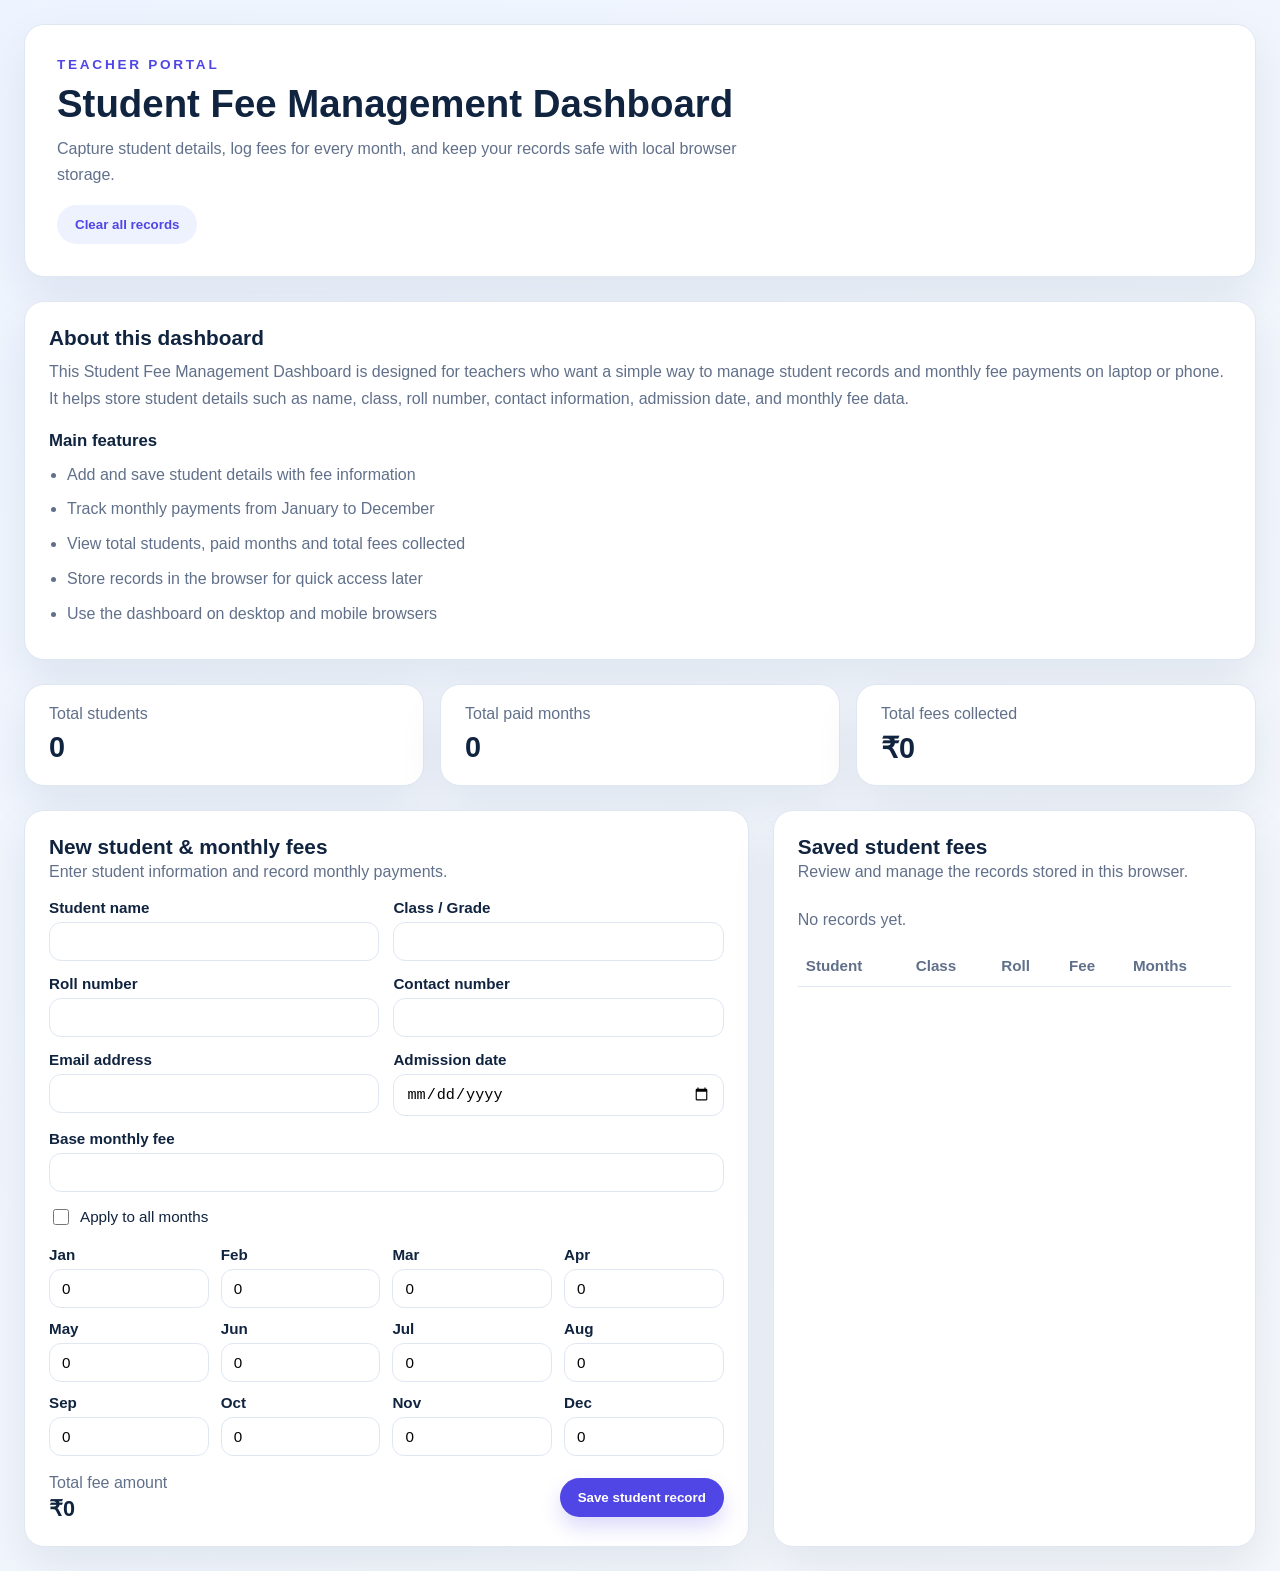
<file: index.html>
<!DOCTYPE html>
<html lang="en">
  <head>
    <meta charset="UTF-8" />
    <meta name="viewport" content="width=device-width, initial-scale=1.0" />
    <title>Student Fee Management Dashboard for Teachers</title>
    <meta
      name="description"
      content="Student Fee Management Dashboard for teachers to manage student details, monthly fees, class records, roll numbers, contact details and fee payments."
    />
    <meta name="robots" content="index, follow" />
    <meta name="author" content="Naitik" />
    <link rel="canonical" href="https://naitik2011.netlify.app/" />
    <link rel="stylesheet" href="style.css" />
  </head>
  <body>
    <div class="page-shell">
      <header class="hero-card">
        <p class="eyebrow">TEACHER PORTAL</p>
        <h1>Student Fee Management Dashboard</h1>
        <p class="hero-copy">
          Capture student details, log fees for every month, and keep your records
          safe with local browser storage.
        </p>
        <button id="clearRecords" class="secondary-btn">Clear all records</button>
      </header>

      <!-- Added visible content for Google indexing without changing your main structure -->
      <section class="panel seo-content">
        <div class="panel-heading">
          <h2>About this dashboard</h2>
          <p>
            This Student Fee Management Dashboard is designed for teachers who want
            a simple way to manage student records and monthly fee payments on
            laptop or phone. It helps store student details such as name, class,
            roll number, contact information, admission date, and monthly fee data.
          </p>
        </div>

        <div class="seo-block">
          <h3>Main features</h3>
          <ul>
            <li>Add and save student details with fee information</li>
            <li>Track monthly payments from January to December</li>
            <li>View total students, paid months and total fees collected</li>
            <li>Store records in the browser for quick access later</li>
            <li>Use the dashboard on desktop and mobile browsers</li>
          </ul>
        </div>
      </section>

      <section class="stats-grid" aria-label="Dashboard summary">
        <article class="stat-card">
          <span class="stat-label">Total students</span>
          <strong id="totalStudents">0</strong>
        </article>
        <article class="stat-card">
          <span class="stat-label">Total paid months</span>
          <strong id="totalPaidMonths">0</strong>
        </article>
        <article class="stat-card">
          <span class="stat-label">Total fees collected</span>
          <strong id="totalFees">₹0</strong>
        </article>
      </section>

      <section class="content-grid">
        <div class="panel form-panel">
          <div class="panel-heading">
            <h2>New student & monthly fees</h2>
            <p>Enter student information and record monthly payments.</p>
          </div>

          <form id="studentForm" class="student-form">
            <div class="form-grid">
              <label>
                <span>Student name</span>
                <input type="text" id="studentName" required />
              </label>
              <label>
                <span>Class / Grade</span>
                <input type="text" id="studentClass" required />
              </label>
              <label>
                <span>Roll number</span>
                <input type="text" id="rollNumber" required />
              </label>
              <label>
                <span>Contact number</span>
                <input type="tel" id="contactNumber" required />
              </label>
              <label>
                <span>Email address</span>
                <input type="email" id="emailAddress" required />
              </label>
              <label>
                <span>Admission date</span>
                <input type="date" id="admissionDate" required />
              </label>
              <label class="full-width">
                <span>Base monthly fee</span>
                <input type="number" id="baseMonthlyFee" min="0" step="100" required />
              </label>
              <label class="full-width checkbox-row">
                <input type="checkbox" id="applyToAll" />
                <span>Apply to all months</span>
              </label>
            </div>

            <div class="months-grid" id="monthsGrid">
              <label>
                <span>Jan</span>
                <input type="number" class="month-input" data-month="Jan" min="0" step="100" value="0" />
              </label>
              <label>
                <span>Feb</span>
                <input type="number" class="month-input" data-month="Feb" min="0" step="100" value="0" />
              </label>
              <label>
                <span>Mar</span>
                <input type="number" class="month-input" data-month="Mar" min="0" step="100" value="0" />
              </label>
              <label>
                <span>Apr</span>
                <input type="number" class="month-input" data-month="Apr" min="0" step="100" value="0" />
              </label>
              <label>
                <span>May</span>
                <input type="number" class="month-input" data-month="May" min="0" step="100" value="0" />
              </label>
              <label>
                <span>Jun</span>
                <input type="number" class="month-input" data-month="Jun" min="0" step="100" value="0" />
              </label>
              <label>
                <span>Jul</span>
                <input type="number" class="month-input" data-month="Jul" min="0" step="100" value="0" />
              </label>
              <label>
                <span>Aug</span>
                <input type="number" class="month-input" data-month="Aug" min="0" step="100" value="0" />
              </label>
              <label>
                <span>Sep</span>
                <input type="number" class="month-input" data-month="Sep" min="0" step="100" value="0" />
              </label>
              <label>
                <span>Oct</span>
                <input type="number" class="month-input" data-month="Oct" min="0" step="100" value="0" />
              </label>
              <label>
                <span>Nov</span>
                <input type="number" class="month-input" data-month="Nov" min="0" step="100" value="0" />
              </label>
              <label>
                <span>Dec</span>
                <input type="number" class="month-input" data-month="Dec" min="0" step="100" value="0" />
              </label>
            </div>

            <div class="summary-row">
              <div>
                <span class="summary-label">Total fee amount</span>
                <strong id="feeSummary">₹0</strong>
              </div>
              <button type="submit" class="primary-btn">Save student record</button>
            </div>
          </form>
        </div>

        <div class="panel records-panel">
          <div class="panel-heading">
            <h2>Saved student fees</h2>
            <p>Review and manage the records stored in this browser.</p>
          </div>
          <div id="recordsMessage" class="records-message">No records yet.</div>
          <div class="table-wrapper">
            <table>
              <thead>
                <tr>
                  <th>Student</th>
                  <th>Class</th>
                  <th>Roll</th>
                  <th>Fee</th>
                  <th>Months</th>
                </tr>
              </thead>
              <tbody id="recordsTableBody"></tbody>
            </table>
          </div>
        </div>
      </section>
    </div>

    <script src="script.js"></script>
  </body>
</html>
</file>
<file: style.css>
:root {
  color-scheme: light;
  --bg: #f4f7fb;
  --card: #ffffff;
  --text: #10233f;
  --muted: #61708a;
  --accent: #4f46e5;
  --accent-soft: #eef2ff;
  --border: #dfe7f2;
  --danger: #dc2626;
}

* {
  box-sizing: border-box;
}

body {
  margin: 0;
  font-family: "Segoe UI", Tahoma, Geneva, Verdana, sans-serif;
  background: linear-gradient(135deg, #eef4ff 0%, var(--bg) 100%);
  color: var(--text);
}

.page-shell {
  max-width: 1320px;
  margin: 0 auto;
  padding: 24px;
}

.hero-card,
.panel,
.stat-card {
  background: var(--card);
  border: 1px solid var(--border);
  border-radius: 20px;
  box-shadow: 0 18px 45px rgba(16, 35, 63, 0.08);
}

.hero-card {
  padding: 32px;
  margin-bottom: 24px;
}

.eyebrow {
  margin: 0 0 10px;
  font-size: 0.85rem;
  letter-spacing: 0.2em;
  font-weight: 700;
  color: var(--accent);
}

.hero-card h1 {
  margin: 0 0 10px;
  font-size: clamp(1.8rem, 3vw, 2.7rem);
}

.hero-copy {
  margin: 0 0 18px;
  max-width: 700px;
  color: var(--muted);
  line-height: 1.6;
}

.secondary-btn,
.primary-btn {
  border: none;
  border-radius: 999px;
  padding: 12px 18px;
  font-weight: 600;
  cursor: pointer;
  transition: transform 0.2s ease, box-shadow 0.2s ease;
}

.secondary-btn:hover,
.primary-btn:hover {
  transform: translateY(-1px);
}

.secondary-btn {
  background: var(--accent-soft);
  color: var(--accent);
}

.primary-btn {
  background: var(--accent);
  color: white;
  box-shadow: 0 10px 20px rgba(79, 70, 229, 0.2);
}

.stats-grid {
  display: grid;
  gap: 16px;
  grid-template-columns: repeat(3, minmax(0, 1fr));
  margin-bottom: 24px;
}

.stat-card {
  padding: 20px 24px;
}

.stat-label {
  display: block;
  color: var(--muted);
  margin-bottom: 8px;
}

.stat-card strong {
  font-size: 1.8rem;
}

.content-grid {
  display: grid;
  gap: 24px;
  grid-template-columns: 1.2fr 0.8fr;
}

.panel {
  padding: 24px;
}

.panel-heading h2 {
  margin: 0 0 4px;
  font-size: 1.3rem;
}

.panel-heading p {
  margin: 0 0 18px;
  color: var(--muted);
}

.form-grid {
  display: grid;
  gap: 14px;
  grid-template-columns: repeat(2, minmax(0, 1fr));
  margin-bottom: 18px;
}

label {
  display: flex;
  flex-direction: column;
  gap: 6px;
  font-size: 0.95rem;
  font-weight: 600;
}

label span {
  color: var(--text);
}

input[type="text"],
input[type="tel"],
input[type="email"],
input[type="date"],
input[type="number"] {
  border: 1px solid var(--border);
  border-radius: 12px;
  padding: 10px 12px;
  font-size: 0.95rem;
  outline: none;
}

input:focus {
  border-color: var(--accent);
  box-shadow: 0 0 0 3px rgba(79, 70, 229, 0.13);
}

.full-width {
  grid-column: 1 / -1;
}

.checkbox-row {
  flex-direction: row;
  align-items: center;
  gap: 8px;
  font-weight: 500;
}

.checkbox-row input {
  width: 16px;
  height: 16px;
}

.months-grid {
  display: grid;
  grid-template-columns: repeat(4, minmax(0, 1fr));
  gap: 12px;
  margin-bottom: 18px;
}

.summary-row {
  display: flex;
  align-items: center;
  justify-content: space-between;
  gap: 12px;
  flex-wrap: wrap;
}

.summary-label {
  display: block;
  color: var(--muted);
  margin-bottom: 4px;
}

.summary-row strong {
  font-size: 1.35rem;
}

.records-message {
  padding: 12px 0 16px;
  color: var(--muted);
}

.table-wrapper {
  overflow-x: auto;
}

table {
  width: 100%;
  border-collapse: collapse;
}

th,
td {
  text-align: left;
  padding: 12px 8px;
  border-bottom: 1px solid var(--border);
  font-size: 0.95rem;
}

th {
  color: var(--muted);
  font-weight: 700;
}

/* SEO content section */
.seo-content {
  margin-bottom: 24px;
}

.seo-content .panel-heading p {
  margin-top: 8px;
  line-height: 1.7;
  color: var(--muted);
}

.seo-block {
  margin-top: 14px;
}

.seo-block h3 {
  margin: 0 0 10px;
  font-size: 1.05rem;
  color: var(--text);
}

.seo-block ul {
  margin: 0;
  padding-left: 18px;
  color: var(--muted);
  line-height: 1.8;
}

.seo-block li {
  margin-bottom: 6px;
}

@media (max-width: 980px) {
  .content-grid {
    grid-template-columns: 1fr;
  }
}

@media (max-width: 720px) {
  .page-shell {
    padding: 16px;
  }

  .stats-grid,
  .form-grid,
  .months-grid {
    grid-template-columns: 1fr;
  }

  .hero-card,
  .panel {
    padding: 18px;
  }
}
</file>
